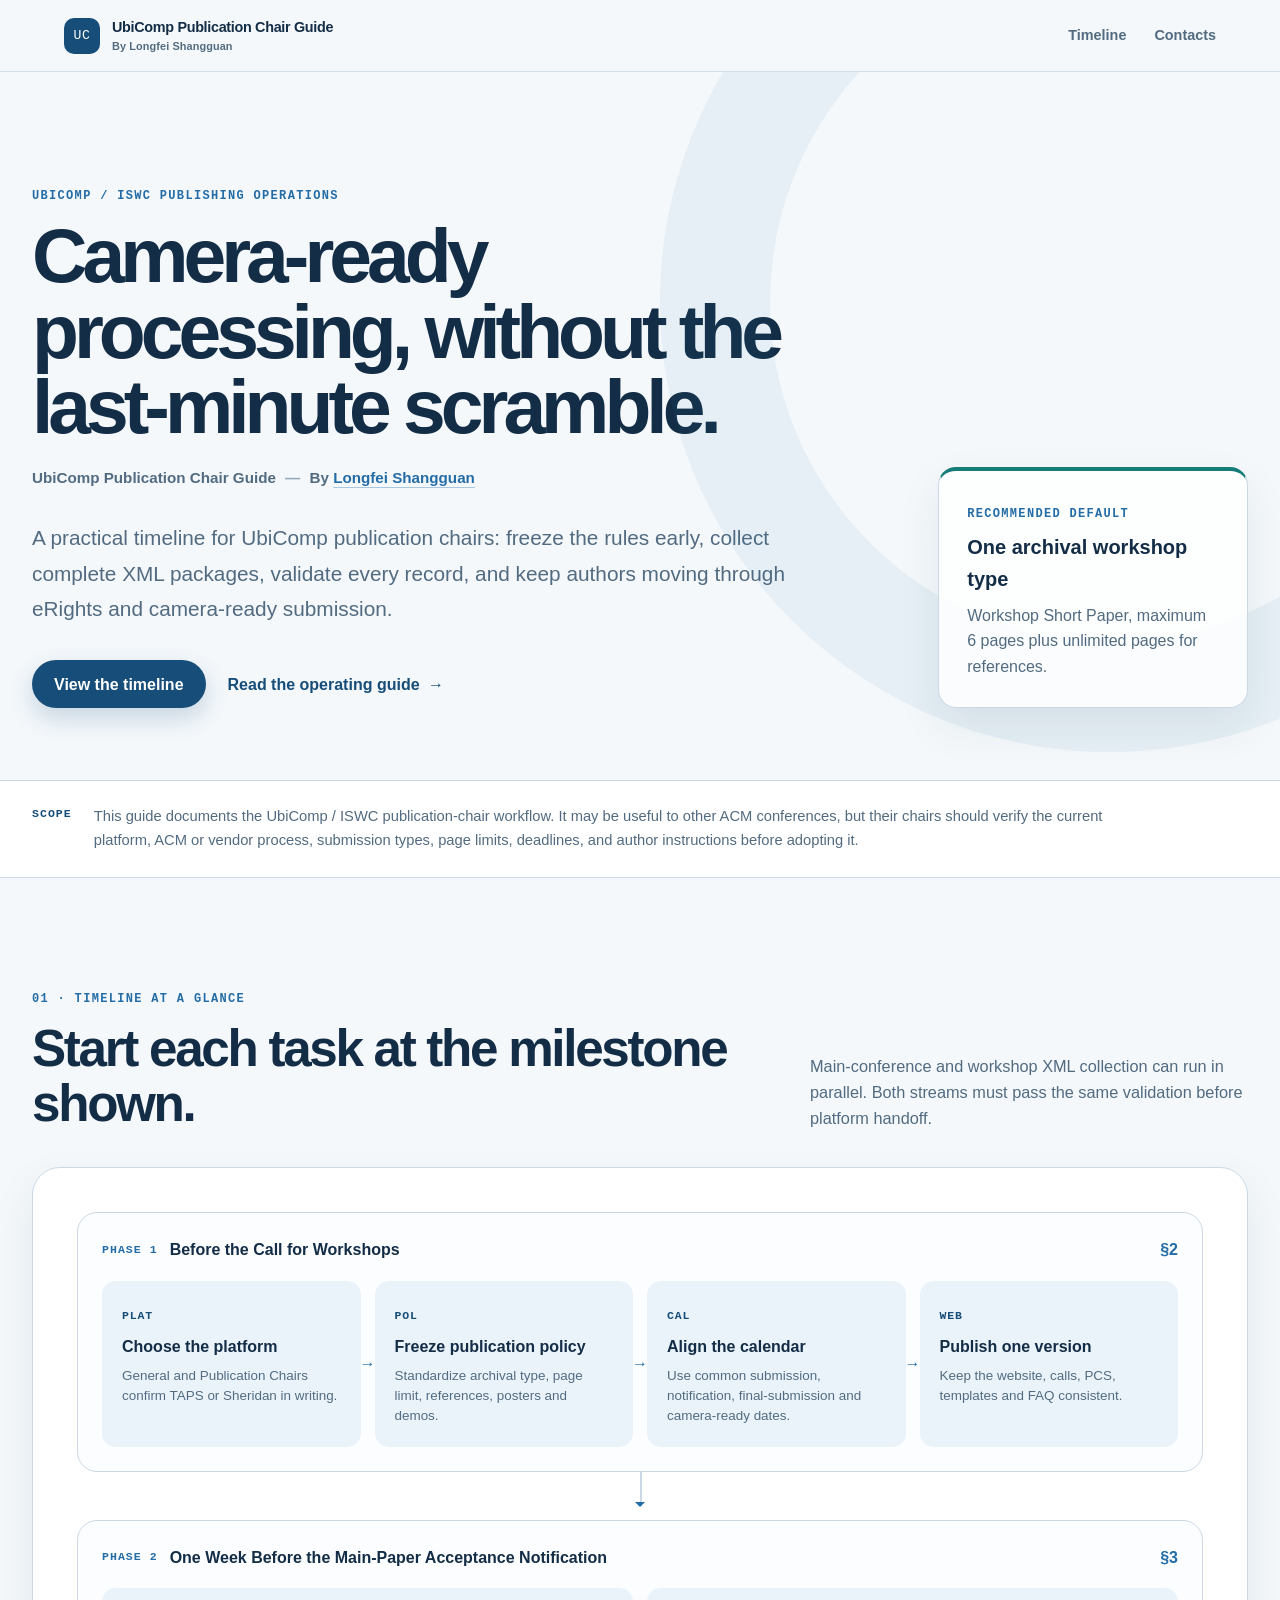
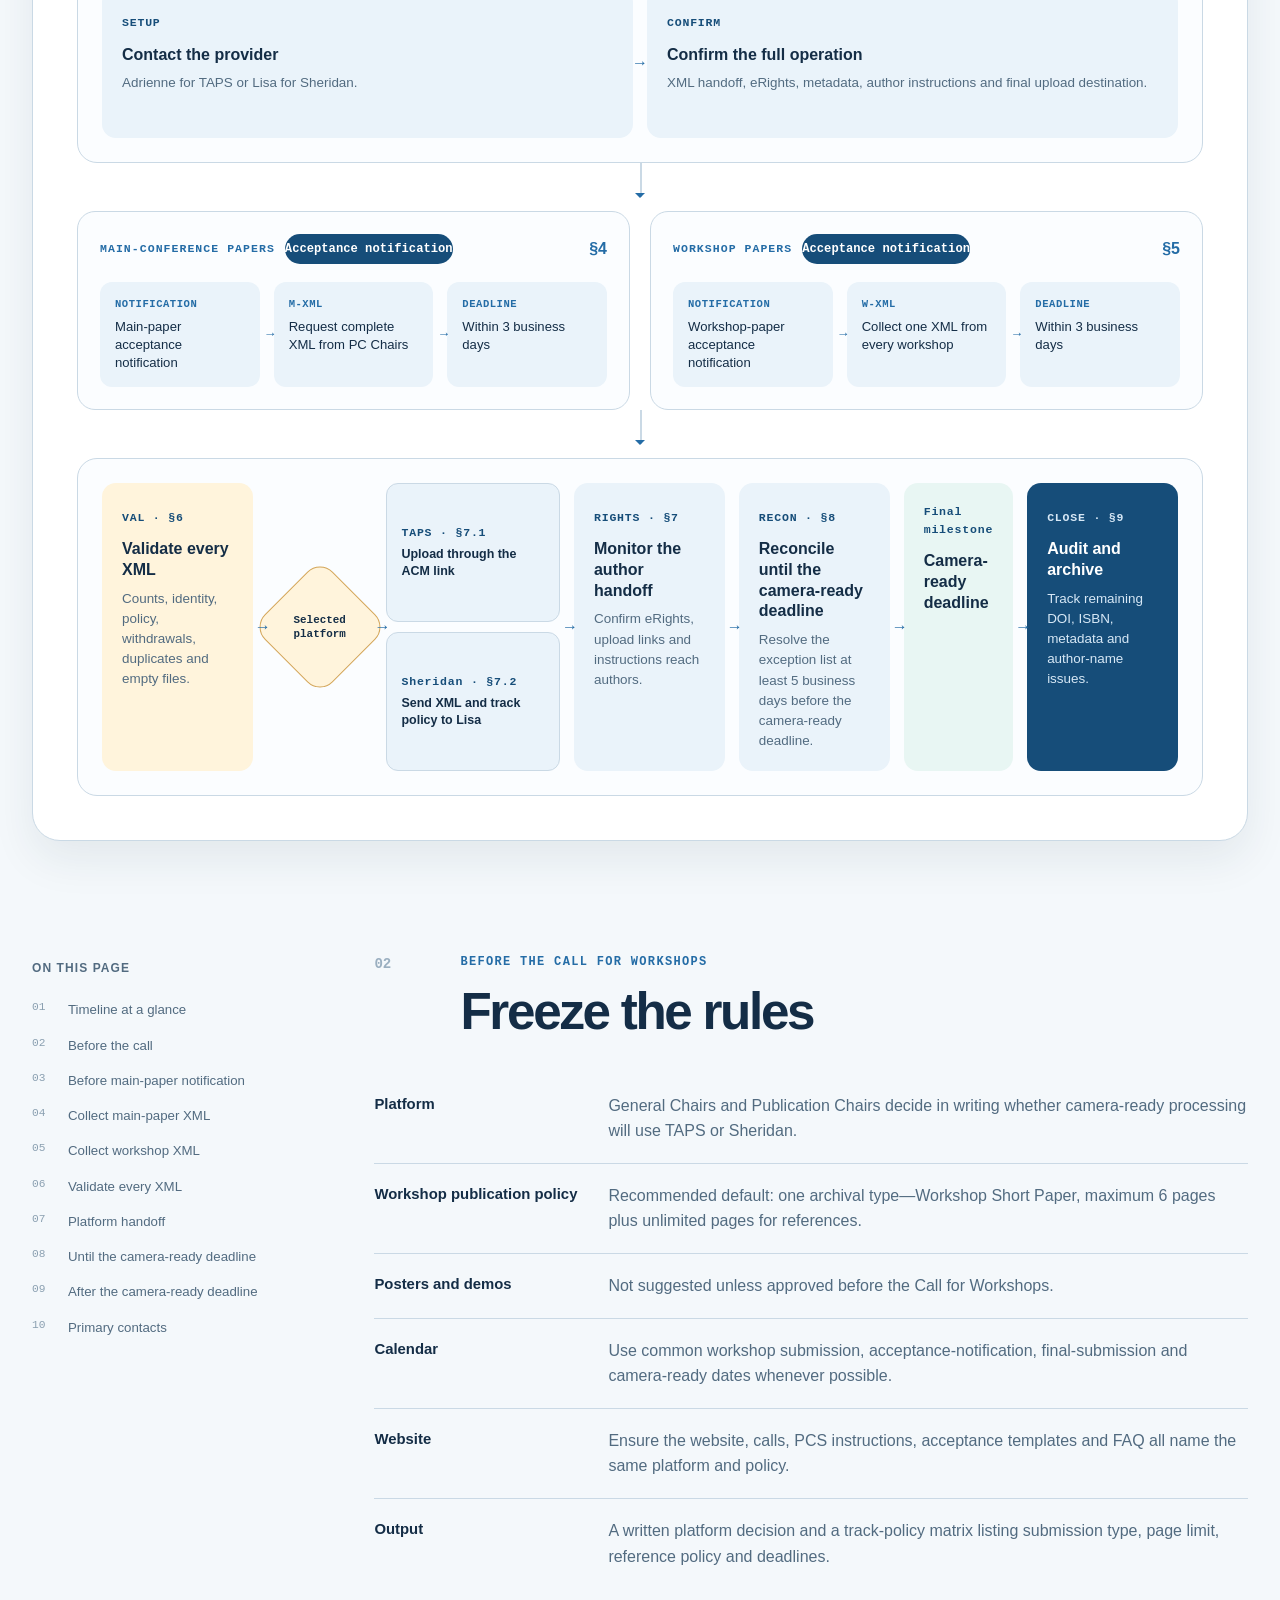
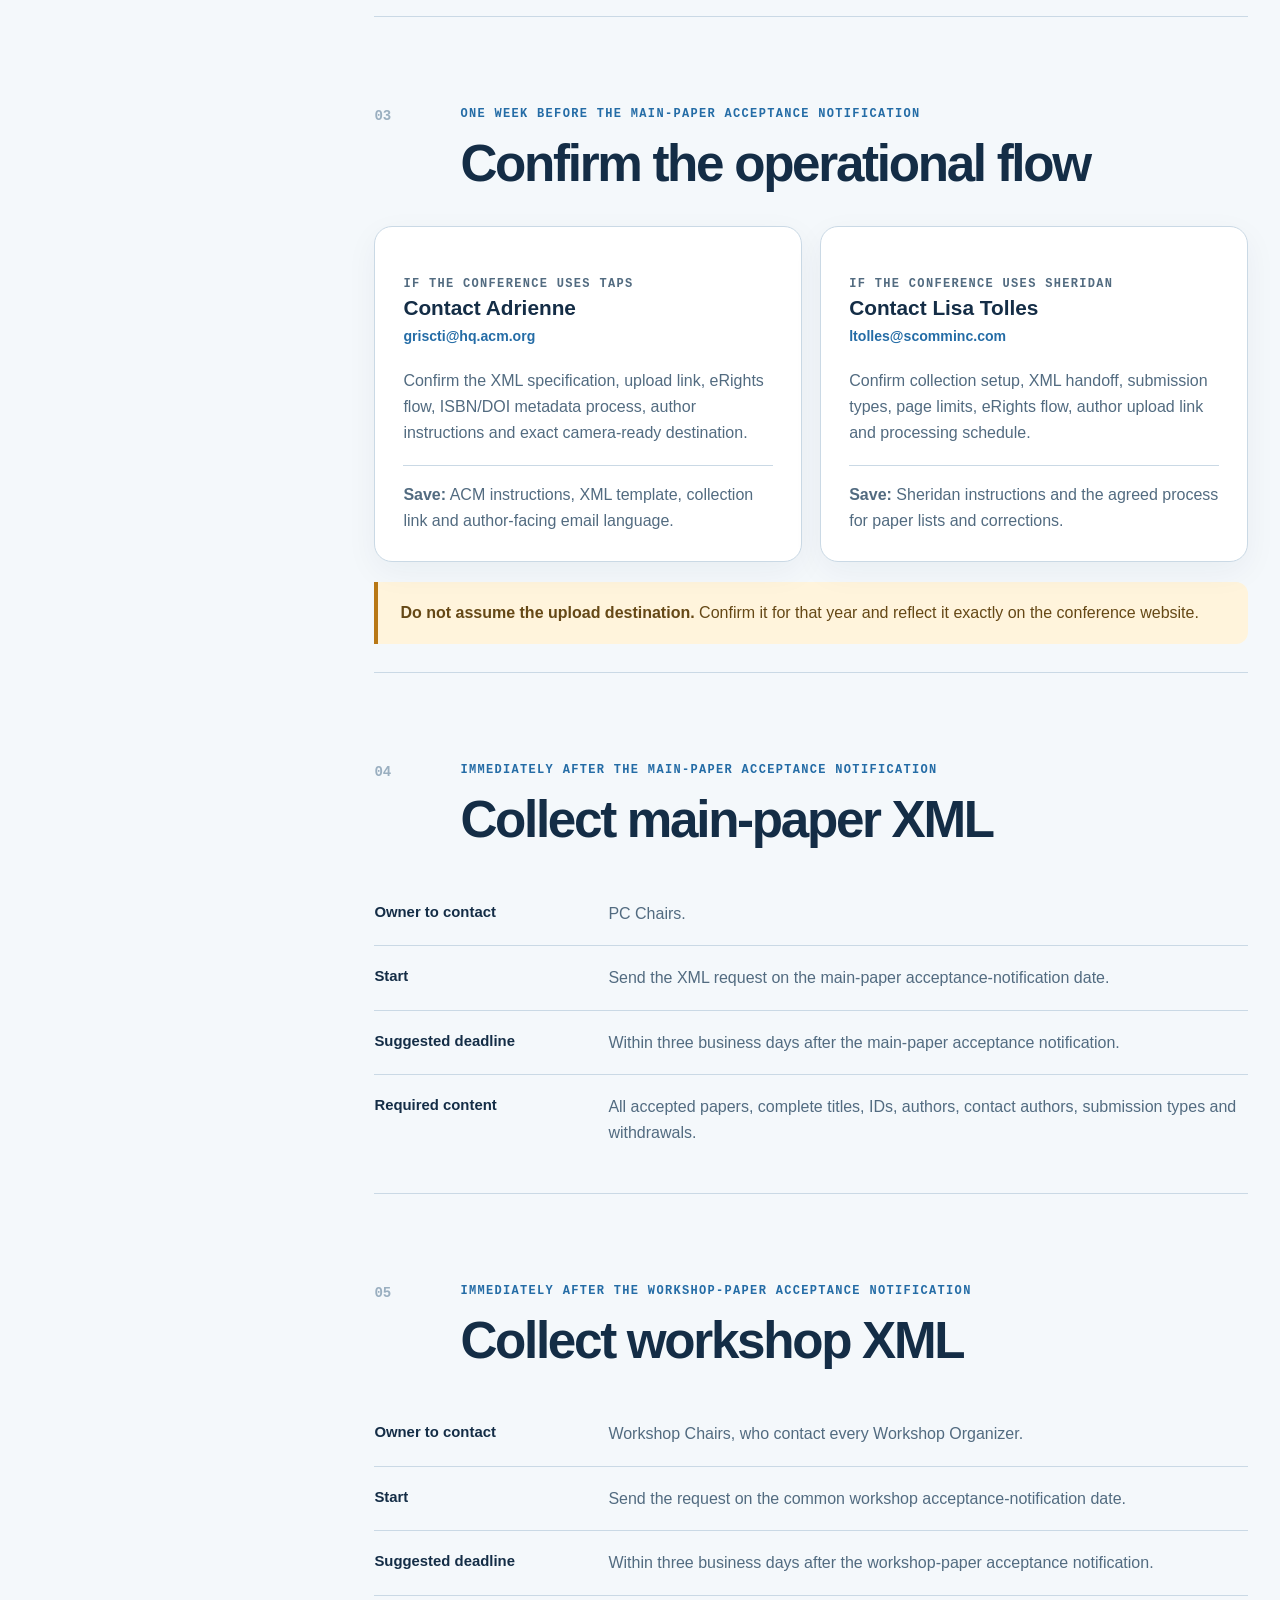
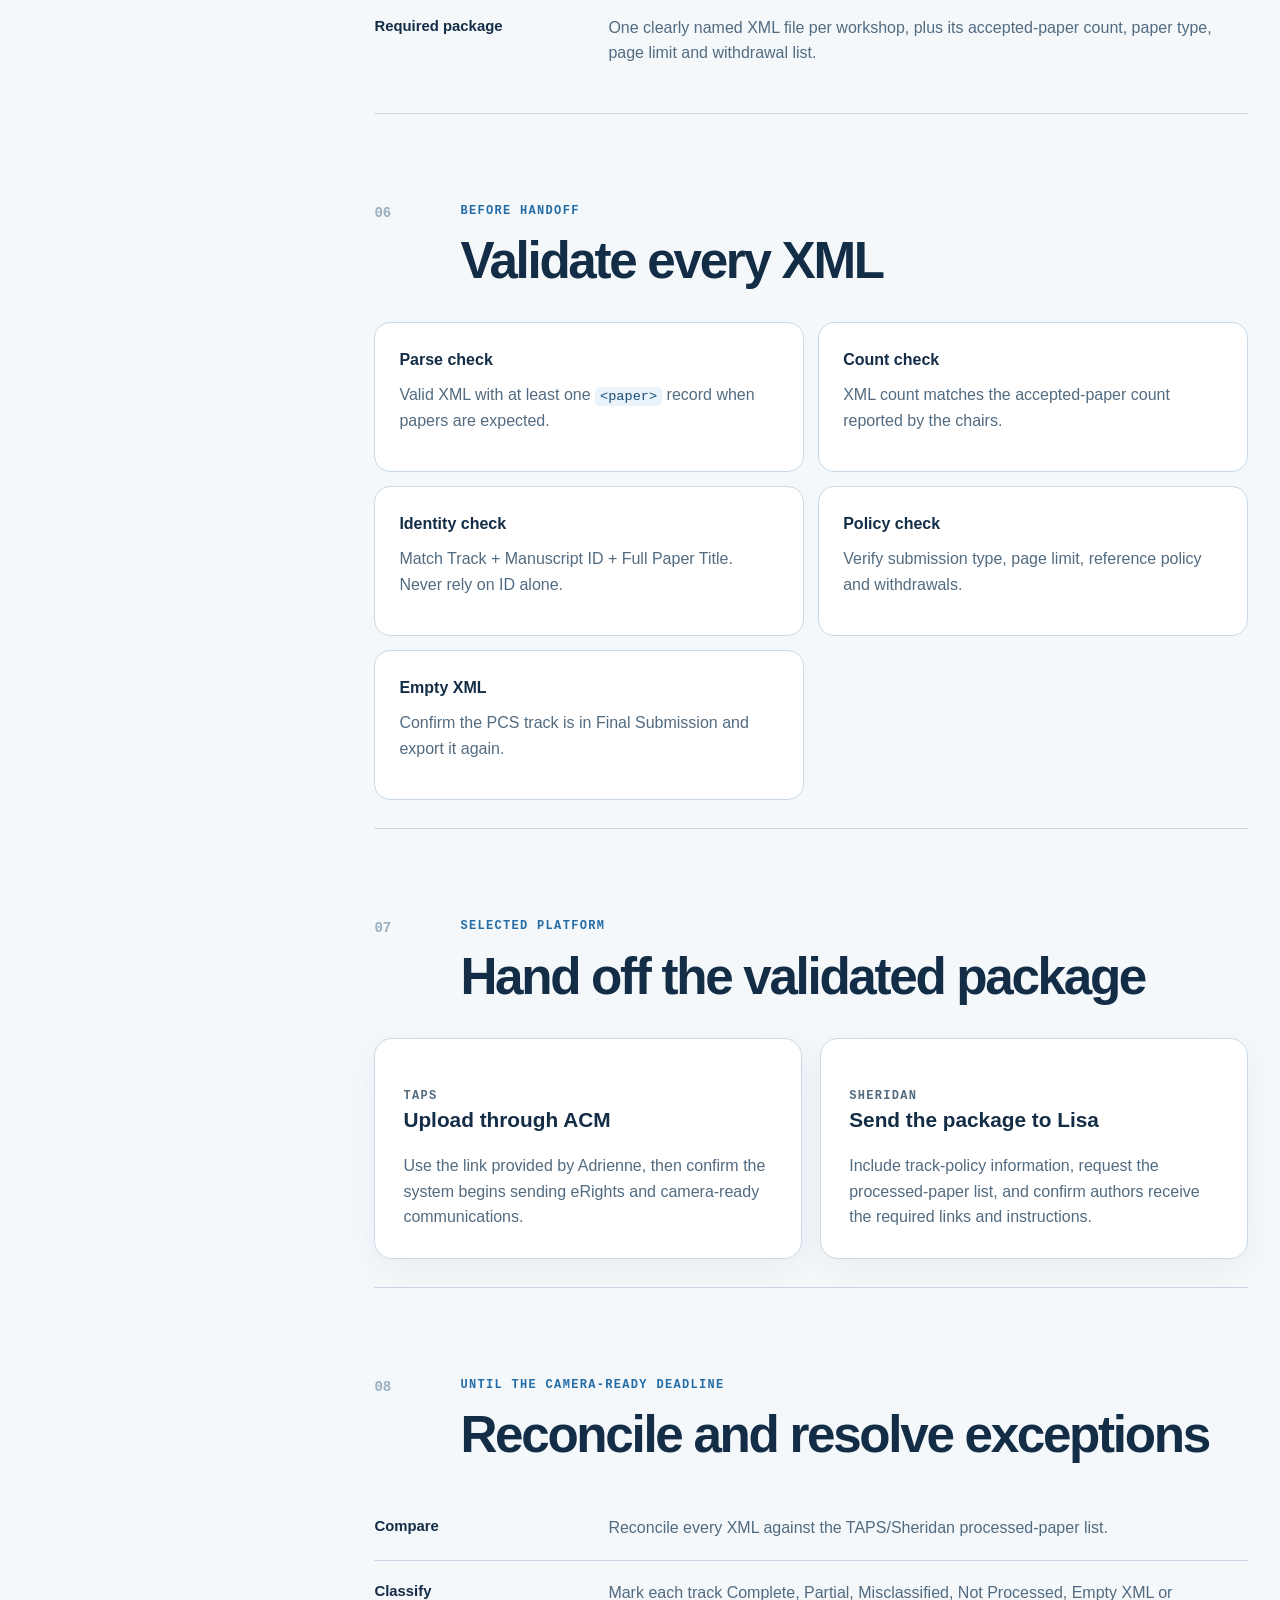
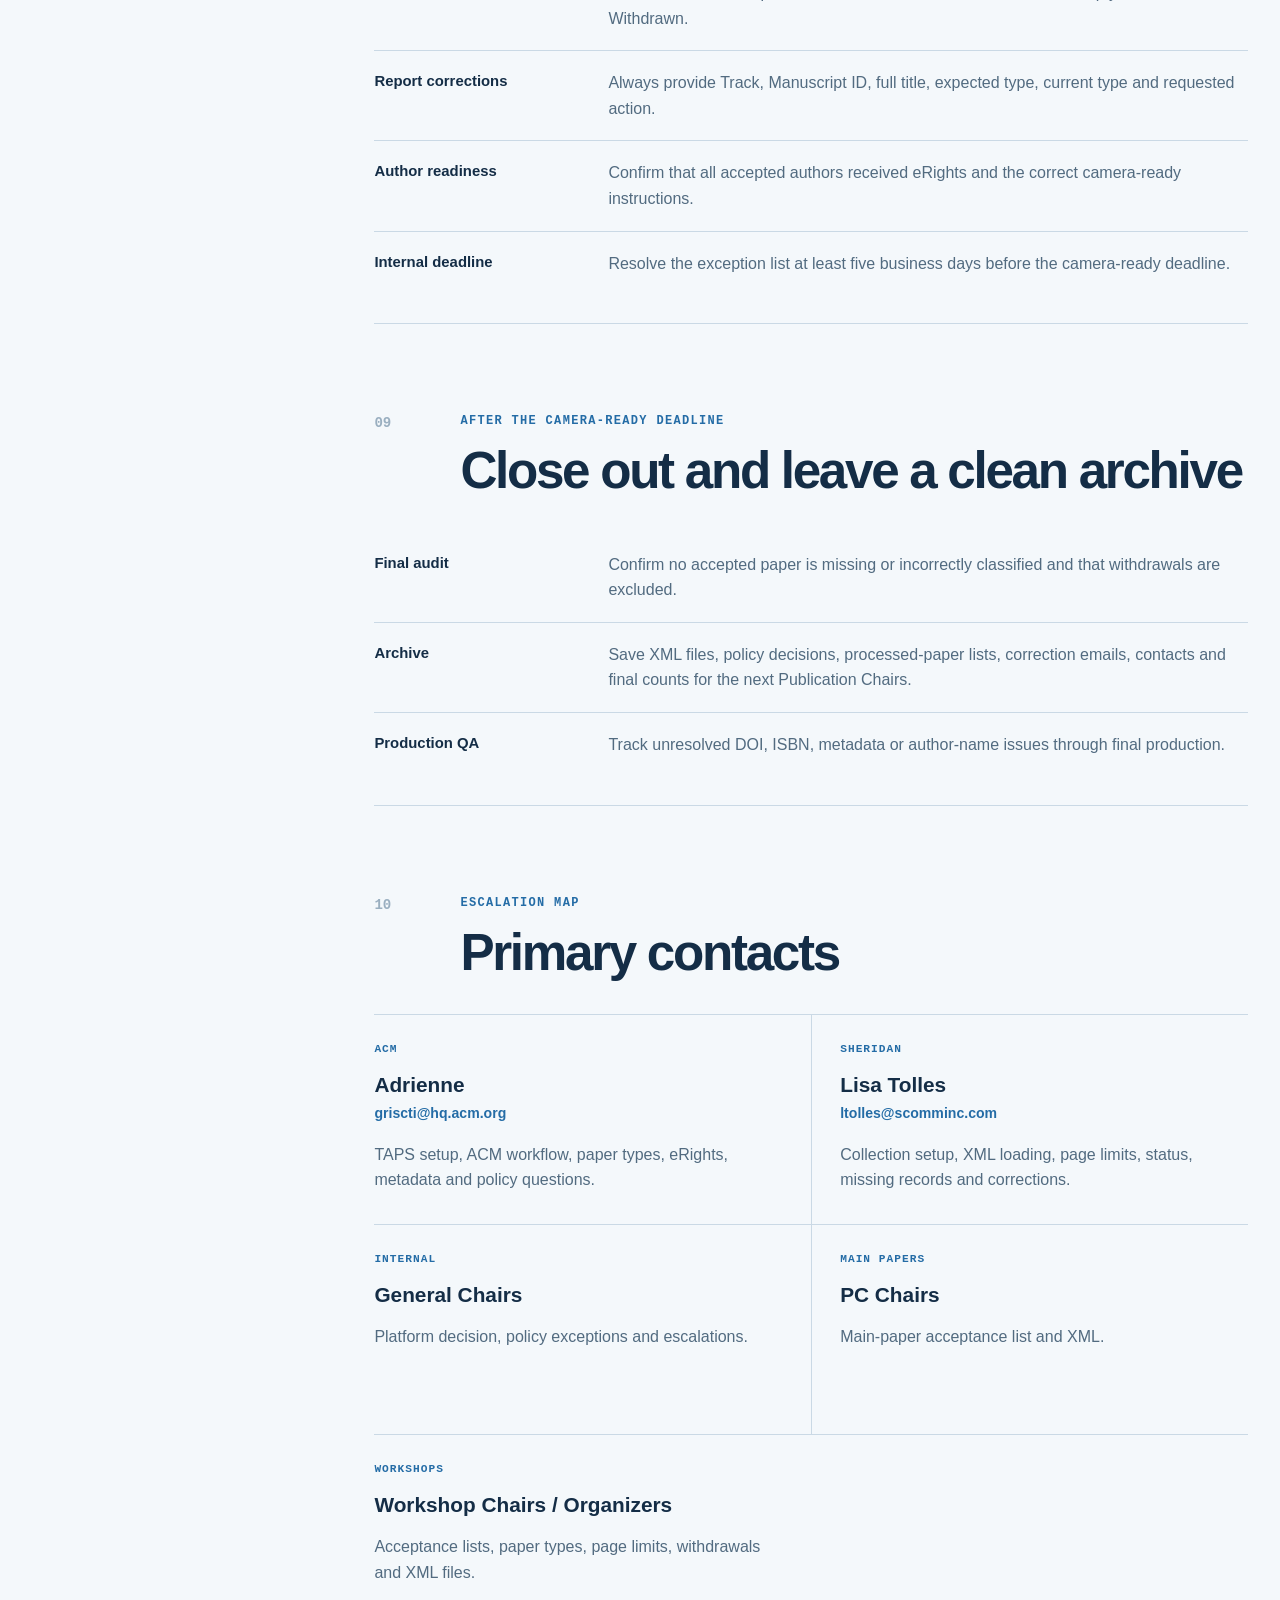
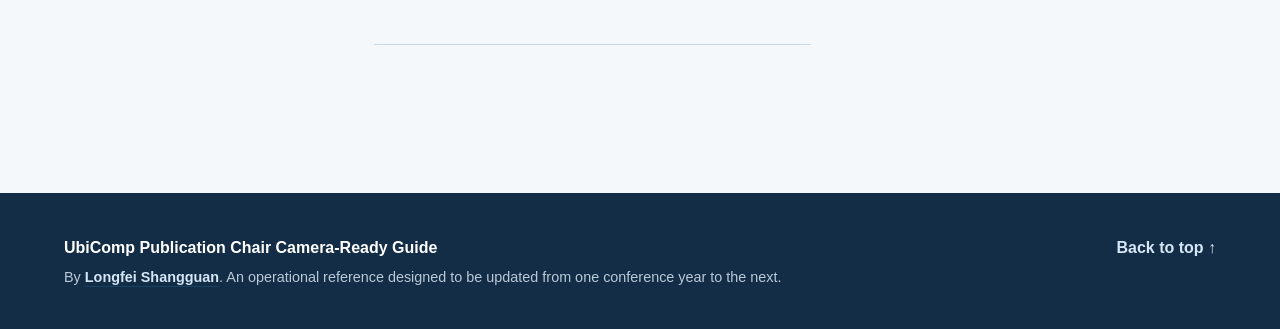
<file: ubicomp-publication-chair-guide/index.html>
<!doctype html>
<html lang="en">
<head>
  <meta charset="utf-8">
  <meta name="viewport" content="width=device-width, initial-scale=1">
  <title>UbiComp Publication Chair Camera-Ready Guide</title>
  <meta name="description" content="A practical camera-ready timeline and operating checklist written for UbiComp publication chairs by Longfei Shangguan.">
  <meta name="author" content="Longfei Shangguan">
  <link rel="canonical" href="https://shanggdlk.github.io/ubicomp-publication-chair-guide/">
  <meta property="og:title" content="UbiComp Publication Chair Camera-Ready Guide">
  <meta property="og:description" content="A practical UbiComp publishing timeline by Longfei Shangguan.">
  <meta property="og:type" content="website">
  <meta property="og:url" content="https://shanggdlk.github.io/ubicomp-publication-chair-guide/">
  <meta property="og:image" content="https://shanggdlk.github.io/ubicomp-publication-chair-guide/og-ubicomp.png">
  <meta name="twitter:card" content="summary_large_image">
  <meta name="twitter:title" content="UbiComp Publication Chair Camera-Ready Guide">
  <meta name="twitter:description" content="A practical UbiComp publishing timeline by Longfei Shangguan.">
  <meta name="twitter:image" content="https://shanggdlk.github.io/ubicomp-publication-chair-guide/og-ubicomp.png">
  <link rel="stylesheet" href="styles.css">
</head>
<body>
<header class="site-header"><a class="brand" href="#top" aria-label="UbiComp Publication Chair Guide home"><span class="brand-mark">UC</span><span class="brand-copy"><strong>UbiComp Publication Chair Guide</strong><small>By Longfei Shangguan</small></span></a><nav aria-label="Header navigation"><a href="#timeline">Timeline</a><a href="#contacts">Contacts</a></nav></header><main id="top"><section class="hero"><div class="hero-copy"><p class="kicker">UbiComp / ISWC publishing operations</p><h1>Camera-ready processing, without the last-minute scramble.</h1><p class="author-line">UbiComp Publication Chair Guide <span aria-hidden="true">—</span> By <a href="https://shanggdlk.github.io/" target="_blank" rel="author me noreferrer">Longfei Shangguan</a></p><p class="hero-summary">A practical timeline for UbiComp publication chairs: freeze the rules early, collect complete XML packages, validate every record, and keep authors moving through eRights and camera-ready submission.</p><div class="hero-actions"><a class="primary-link" href="#timeline">View the timeline</a><a class="text-link" href="#freeze-rules">Read the operating guide <span aria-hidden="true">→</span></a></div></div><aside class="hero-note" aria-label="Core recommendation"><span class="note-label">Recommended default</span><strong>One archival workshop type</strong><p>Workshop Short Paper, maximum 6 pages plus unlimited pages for references.</p></aside></section><section class="scope-banner" aria-label="Scope of this guide"><span>Scope</span><p>This guide documents the UbiComp / ISWC publication-chair workflow. It may be useful to other ACM conferences, but their chairs should verify the current platform, ACM or vendor process, submission types, page limits, deadlines, and author instructions before adopting it.</p></section><section class="timeline-section" id="timeline"><div class="section-intro"><div><p class="eyebrow">01 · Timeline at a glance</p><h2>Start each task at the milestone shown.</h2></div><p>Main-conference and workshop XML collection can run in parallel. Both streams must pass the same validation before platform handoff.</p></div><div class="flow" aria-label="Publication chair camera-ready workflow"><div class="flow-phase phase-planning"><div class="phase-title"><span>Phase 1</span><h3>Before the Call for Workshops</h3><a href="#freeze-rules">§2</a></div><ol class="flow-row four-up"><li><span class="flow-code">PLAT</span><strong>Choose the platform</strong><p>General and Publication Chairs confirm TAPS or Sheridan in writing.</p></li><li><span class="flow-code">POL</span><strong>Freeze publication policy</strong><p>Standardize archival type, page limit, references, posters and demos.</p></li><li><span class="flow-code">CAL</span><strong>Align the calendar</strong><p>Use common submission, notification, final-submission and camera-ready dates.</p></li><li><span class="flow-code">WEB</span><strong>Publish one version</strong><p>Keep the website, calls, PCS, templates and FAQ consistent.</p></li></ol></div><div class="flow-connector" aria-hidden="true"><span></span></div><div class="flow-phase phase-setup"><div class="phase-title"><span>Phase 2</span><h3>One Week Before the Main-Paper Acceptance Notification</h3><a href="#confirm-flow">§3</a></div><ol class="flow-row two-up"><li><span class="flow-code">SETUP</span><strong>Contact the provider</strong><p>Adrienne for TAPS or Lisa for Sheridan.</p></li><li><span class="flow-code">CONFIRM</span><strong>Confirm the full operation</strong><p>XML handoff, eRights, metadata, author instructions and final upload destination.</p></li></ol></div><div class="flow-connector split" aria-hidden="true"><span></span></div><div class="collection-grid"><div class="collection-lane"><div class="lane-heading"><div><span>Main-conference papers</span><strong>Acceptance notification</strong></div><a href="#main-xml">§4</a></div><ol class="lane-steps"><li><span>Notification</span>Main-paper acceptance notification</li><li><span>M-XML</span>Request complete XML from PC Chairs</li><li><span>Deadline</span>Within 3 business days</li></ol></div><div class="collection-lane"><div class="lane-heading"><div><span>Workshop papers</span><strong>Acceptance notification</strong></div><a href="#workshop-xml">§5</a></div><ol class="lane-steps"><li><span>Notification</span>Workshop-paper acceptance notification</li><li><span>W-XML</span>Collect one XML from every workshop</li><li><span>Deadline</span>Within 3 business days</li></ol></div></div><div class="flow-connector merge" aria-hidden="true"><span></span></div><div class="processing-flow"><div class="process-step process-validate"><span class="flow-code">VAL · §6</span><strong>Validate every XML</strong><p>Counts, identity, policy, withdrawals, duplicates and empty files.</p></div><div class="platform-choice"><span>Selected platform</span></div><div class="platform-branches"><div><span class="branch-label">TAPS · §7.1</span><strong>Upload through the ACM link</strong></div><div><span class="branch-label">Sheridan · §7.2</span><strong>Send XML and track policy to Lisa</strong></div></div><div class="process-step"><span class="flow-code">RIGHTS · §7</span><strong>Monitor the author handoff</strong><p>Confirm eRights, upload links and instructions reach authors.</p></div><div class="process-step"><span class="flow-code">RECON · §8</span><strong>Reconcile until the camera-ready deadline</strong><p>Resolve the exception list at least 5 business days before the camera-ready deadline.</p></div><div class="process-step deadline-step"><span class="flow-code">Final milestone</span><strong>Camera-ready deadline</strong></div><div class="process-step close-step"><span class="flow-code">CLOSE · §9</span><strong>Audit and archive</strong><p>Track remaining DOI, ISBN, metadata and author-name issues.</p></div></div></div></section><div class="guide-layout"><aside class="toc" aria-label="Guide contents"><p>On this page</p><ol><li><a href="#timeline"><span>01</span>Timeline at a glance</a></li><li><a href="#freeze-rules"><span>02</span>Before the call</a></li><li><a href="#confirm-flow"><span>03</span>Before main-paper notification</a></li><li><a href="#main-xml"><span>04</span>Collect main-paper XML</a></li><li><a href="#workshop-xml"><span>05</span>Collect workshop XML</a></li><li><a href="#validate"><span>06</span>Validate every XML</a></li><li><a href="#handoff"><span>07</span>Platform handoff</a></li><li><a href="#reconcile"><span>08</span>Until the camera-ready deadline</a></li><li><a href="#closeout"><span>09</span>After the camera-ready deadline</a></li><li><a href="#contacts"><span>10</span>Primary contacts</a></li></ol></aside><div class="guide-content"><section class="guide-section" id="freeze-rules"><header class="section-heading"><span class="section-number" aria-hidden="true">02</span><div><p class="eyebrow">Before the Call for Workshops</p><h2>Freeze the rules</h2></div></header><ul class="detail-list"><li><strong>Platform</strong><span>General Chairs and Publication Chairs decide in writing whether camera-ready processing will use TAPS or Sheridan.</span></li><li><strong>Workshop publication policy</strong><span>Recommended default: one archival type—Workshop Short Paper, maximum 6 pages plus unlimited pages for references.</span></li><li><strong>Posters and demos</strong><span>Not suggested unless approved before the Call for Workshops.</span></li><li><strong>Calendar</strong><span>Use common workshop submission, acceptance-notification, final-submission and camera-ready dates whenever possible.</span></li><li><strong>Website</strong><span>Ensure the website, calls, PCS instructions, acceptance templates and FAQ all name the same platform and policy.</span></li><li><strong>Output</strong><span>A written platform decision and a track-policy matrix listing submission type, page limit, reference policy and deadlines.</span></li></ul></section><section class="guide-section" id="confirm-flow"><header class="section-heading"><span class="section-number" aria-hidden="true">03</span><div><p class="eyebrow">One Week Before the Main-Paper Acceptance Notification</p><h2>Confirm the operational flow</h2></div></header><div class="platform-cards"><article><p class="card-label">If the conference uses TAPS</p><h3>Contact Adrienne</h3><a href="mailto:griscti@hq.acm.org">griscti@hq.acm.org</a><p>Confirm the XML specification, upload link, eRights flow, ISBN/DOI metadata process, author instructions and exact camera-ready destination.</p><p class="deliverable"><strong>Save:</strong> ACM instructions, XML template, collection link and author-facing email language.</p></article><article><p class="card-label">If the conference uses Sheridan</p><h3>Contact Lisa Tolles</h3><a href="mailto:ltolles@scomminc.com">ltolles@scomminc.com</a><p>Confirm collection setup, XML handoff, submission types, page limits, eRights flow, author upload link and processing schedule.</p><p class="deliverable"><strong>Save:</strong> Sheridan instructions and the agreed process for paper lists and corrections.</p></article></div><p class="callout"><strong>Do not assume the upload destination.</strong> Confirm it for that year and reflect it exactly on the conference website.</p></section><section class="guide-section" id="main-xml"><header class="section-heading"><span class="section-number" aria-hidden="true">04</span><div><p class="eyebrow">Immediately After the Main-Paper Acceptance Notification</p><h2>Collect main-paper XML</h2></div></header><ul class="detail-list"><li><strong>Owner to contact</strong><span>PC Chairs.</span></li><li><strong>Start</strong><span>Send the XML request on the main-paper acceptance-notification date.</span></li><li><strong>Suggested deadline</strong><span>Within three business days after the main-paper acceptance notification.</span></li><li><strong>Required content</strong><span>All accepted papers, complete titles, IDs, authors, contact authors, submission types and withdrawals.</span></li></ul></section><section class="guide-section" id="workshop-xml"><header class="section-heading"><span class="section-number" aria-hidden="true">05</span><div><p class="eyebrow">Immediately After the Workshop-Paper Acceptance Notification</p><h2>Collect workshop XML</h2></div></header><ul class="detail-list"><li><strong>Owner to contact</strong><span>Workshop Chairs, who contact every Workshop Organizer.</span></li><li><strong>Start</strong><span>Send the request on the common workshop acceptance-notification date.</span></li><li><strong>Suggested deadline</strong><span>Within three business days after the workshop-paper acceptance notification.</span></li><li><strong>Required package</strong><span>One clearly named XML file per workshop, plus its accepted-paper count, paper type, page limit and withdrawal list.</span></li></ul></section><section class="guide-section" id="validate"><header class="section-heading"><span class="section-number" aria-hidden="true">06</span><div><p class="eyebrow">Before Handoff</p><h2>Validate every XML</h2></div></header><ul class="check-grid"><li><strong>Parse check</strong><span>Valid XML with at least one <code>&lt;paper&gt;</code> record when papers are expected.</span></li><li><strong>Count check</strong><span>XML count matches the accepted-paper count reported by the chairs.</span></li><li><strong>Identity check</strong><span>Match Track + Manuscript ID + Full Paper Title. Never rely on ID alone.</span></li><li><strong>Policy check</strong><span>Verify submission type, page limit, reference policy and withdrawals.</span></li><li><strong>Empty XML</strong><span>Confirm the PCS track is in Final Submission and export it again.</span></li></ul></section><section class="guide-section" id="handoff"><header class="section-heading"><span class="section-number" aria-hidden="true">07</span><div><p class="eyebrow">Selected Platform</p><h2>Hand off the validated package</h2></div></header><div class="platform-cards compact"><article><p class="card-label">TAPS</p><h3>Upload through ACM</h3><p>Use the link provided by Adrienne, then confirm the system begins sending eRights and camera-ready communications.</p></article><article><p class="card-label">Sheridan</p><h3>Send the package to Lisa</h3><p>Include track-policy information, request the processed-paper list, and confirm authors receive the required links and instructions.</p></article></div></section><section class="guide-section" id="reconcile"><header class="section-heading"><span class="section-number" aria-hidden="true">08</span><div><p class="eyebrow">Until the Camera-Ready Deadline</p><h2>Reconcile and resolve exceptions</h2></div></header><ul class="detail-list"><li><strong>Compare</strong><span>Reconcile every XML against the TAPS/Sheridan processed-paper list.</span></li><li><strong>Classify</strong><span>Mark each track Complete, Partial, Misclassified, Not Processed, Empty XML or Withdrawn.</span></li><li><strong>Report corrections</strong><span>Always provide Track, Manuscript ID, full title, expected type, current type and requested action.</span></li><li><strong>Author readiness</strong><span>Confirm that all accepted authors received eRights and the correct camera-ready instructions.</span></li><li><strong>Internal deadline</strong><span>Resolve the exception list at least five business days before the camera-ready deadline.</span></li></ul></section><section class="guide-section" id="closeout"><header class="section-heading"><span class="section-number" aria-hidden="true">09</span><div><p class="eyebrow">After the Camera-Ready Deadline</p><h2>Close out and leave a clean archive</h2></div></header><ul class="detail-list"><li><strong>Final audit</strong><span>Confirm no accepted paper is missing or incorrectly classified and that withdrawals are excluded.</span></li><li><strong>Archive</strong><span>Save XML files, policy decisions, processed-paper lists, correction emails, contacts and final counts for the next Publication Chairs.</span></li><li><strong>Production QA</strong><span>Track unresolved DOI, ISBN, metadata or author-name issues through final production.</span></li></ul></section><section class="guide-section" id="contacts"><header class="section-heading"><span class="section-number" aria-hidden="true">10</span><div><p class="eyebrow">Escalation Map</p><h2>Primary contacts</h2></div></header><div class="contact-list"><article><span>ACM</span><h3>Adrienne</h3><a href="mailto:griscti@hq.acm.org">griscti@hq.acm.org</a><p>TAPS setup, ACM workflow, paper types, eRights, metadata and policy questions.</p></article><article><span>Sheridan</span><h3>Lisa Tolles</h3><a href="mailto:ltolles@scomminc.com">ltolles@scomminc.com</a><p>Collection setup, XML loading, page limits, status, missing records and corrections.</p></article><article><span>Internal</span><h3>General Chairs</h3><p>Platform decision, policy exceptions and escalations.</p></article><article><span>Main papers</span><h3>PC Chairs</h3><p>Main-paper acceptance list and XML.</p></article><article><span>Workshops</span><h3>Workshop Chairs / Organizers</h3><p>Acceptance lists, paper types, page limits, withdrawals and XML files.</p></article></div></section></div></div></main><footer><div><strong>UbiComp Publication Chair Camera-Ready Guide</strong><p>By <a href="https://shanggdlk.github.io/" target="_blank" rel="author me noreferrer">Longfei Shangguan</a>. An operational reference designed to be updated from one conference year to the next.</p></div><a href="#top">Back to top ↑</a></footer>
</body>
</html>
</file>
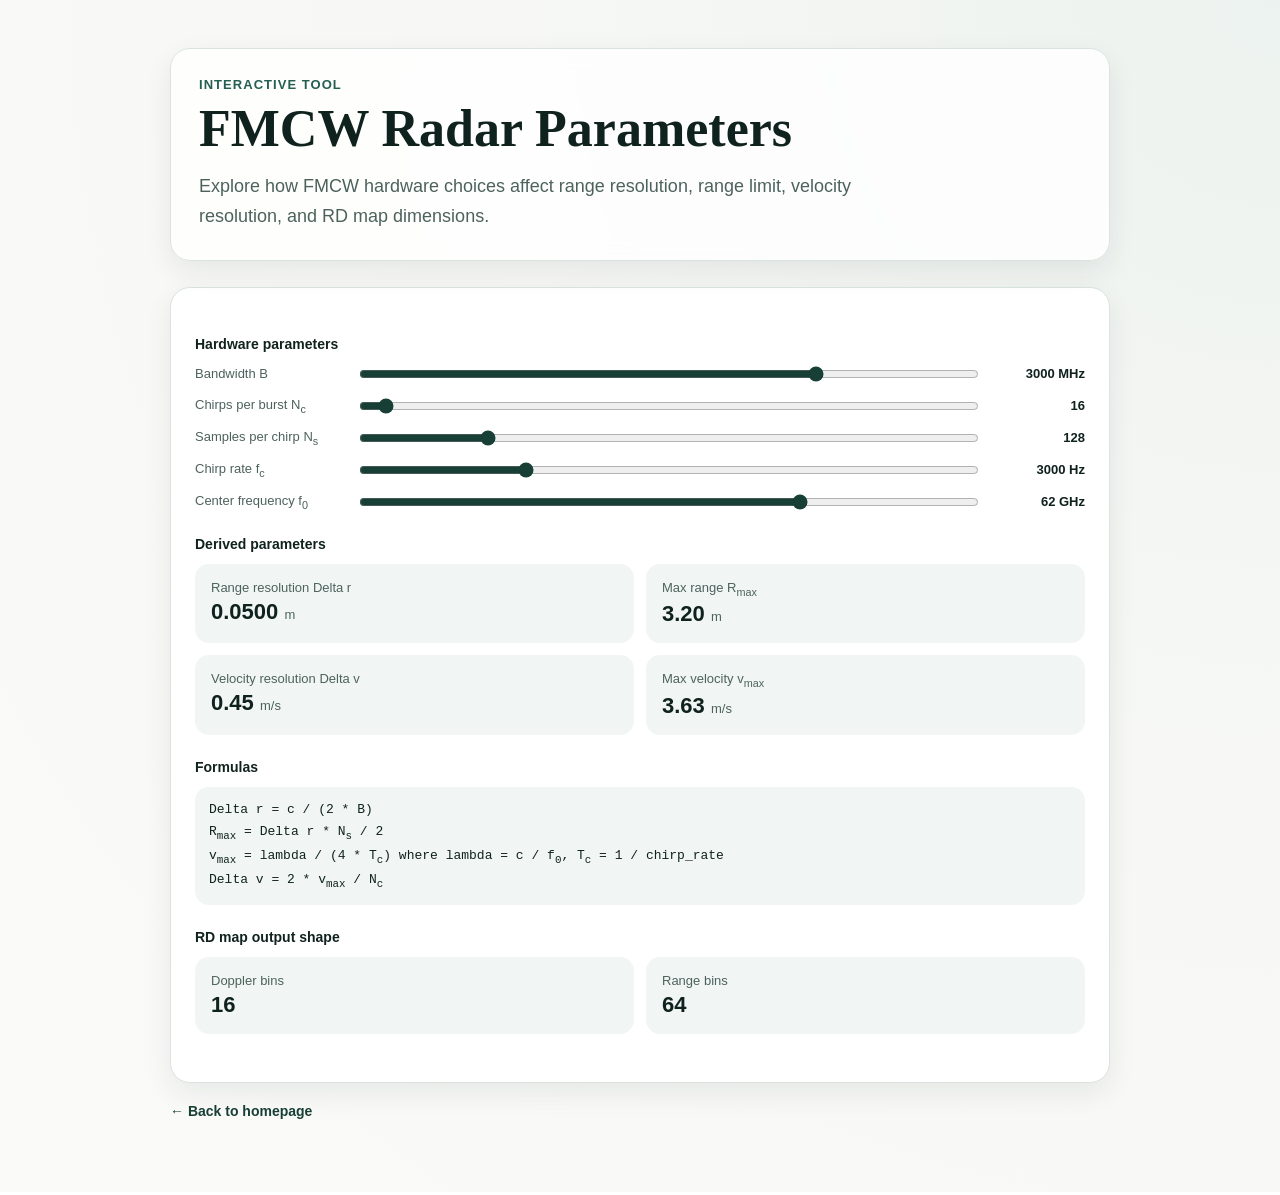
<file: fmcw_radar_parameters.html>
<!DOCTYPE html>
<html lang="en">
  <head>
    <meta charset="utf-8" />
    <meta name="viewport" content="width=device-width, initial-scale=1" />
    <meta name="description" content="FMCW radar parameter calculator" />
    <title>FMCW Radar Parameters</title>
    <style>
      :root {
        --color-background: #f7f8f5;
        --color-background-secondary: #f1f6f4;
        --color-surface: #ffffff;
        --color-border: #d9e3df;
        --color-text-primary: #10221e;
        --color-text-secondary: #4d625d;
        --color-accent: #173f35;
        --color-accent-soft: #e7f0ed;
        --shadow-soft: 0 10px 28px rgba(15, 23, 42, 0.08);
        --border-radius-lg: 20px;
        --border-radius-md: 14px;
        --font-sans: "Manrope", "Segoe UI", sans-serif;
        --font-serif: "Georgia", "Times New Roman", serif;
        --font-mono: "SFMono-Regular", "Menlo", monospace;
      }

      * {
        box-sizing: border-box;
      }

      body {
        margin: 0;
        min-height: 100vh;
        background: radial-gradient(circle at top right, #ecf2ef 0%, #f7f8f5 45%, #fafbf9 100%);
        color: var(--color-text-primary);
        font-family: var(--font-sans);
      }

      .page {
        max-width: 980px;
        margin: 0 auto;
        padding: 48px 20px 72px;
      }

      .hero {
        background: rgba(255, 255, 255, 0.78);
        border: 1px solid var(--color-border);
        border-radius: var(--border-radius-lg);
        box-shadow: var(--shadow-soft);
        padding: 28px;
        backdrop-filter: blur(8px);
      }

      .eyebrow {
        margin: 0 0 10px;
        color: #245f51;
        font-size: 13px;
        font-weight: 700;
        letter-spacing: 0.08em;
        text-transform: uppercase;
      }

      h1 {
        margin: 0;
        font-family: var(--font-serif);
        font-size: clamp(34px, 5vw, 52px);
        line-height: 1.05;
      }

      .lead {
        max-width: 720px;
        margin: 14px 0 0;
        color: var(--color-text-secondary);
        font-size: 18px;
        line-height: 1.7;
      }

      .card {
        margin-top: 26px;
        background: var(--color-surface);
        border: 1px solid var(--color-border);
        border-radius: var(--border-radius-lg);
        box-shadow: var(--shadow-soft);
        padding: 24px;
      }

      .param-grid {
        display: grid;
        grid-template-columns: 1fr 1fr;
        gap: 12px;
        margin: 0 0 1.5rem;
      }

      .param-card {
        background: var(--color-background-secondary);
        border-radius: var(--border-radius-md);
        padding: 1rem;
      }

      .param-label {
        font-size: 13px;
        color: var(--color-text-secondary);
        margin: 0 0 4px;
      }

      .param-value {
        font-size: 22px;
        font-weight: 600;
        margin: 0;
      }

      .param-unit {
        font-size: 13px;
        color: var(--color-text-secondary);
        font-weight: 400;
      }

      .formula-box {
        background: var(--color-background-secondary);
        border-radius: var(--border-radius-md);
        padding: 12px 14px;
        font-family: var(--font-mono);
        font-size: 13px;
        line-height: 1.7;
      }

      .slider-row {
        display: flex;
        align-items: center;
        gap: 12px;
        margin: 0 0 12px;
      }

      .slider-row label {
        font-size: 13px;
        color: var(--color-text-secondary);
        min-width: 150px;
      }

      .slider-row input[type="range"] {
        flex: 1;
        accent-color: var(--color-accent);
      }

      .slider-row .val {
        font-size: 13px;
        font-weight: 600;
        min-width: 92px;
        text-align: right;
      }

      .section-label {
        font-size: 14px;
        font-weight: 700;
        color: var(--color-text-primary);
        margin: 1.5rem 0 0.75rem;
      }

      .back-link {
        display: inline-flex;
        align-items: center;
        gap: 6px;
        margin-top: 20px;
        color: var(--color-accent);
        font-size: 14px;
        font-weight: 700;
        text-decoration: none;
      }

      .back-link:hover {
        text-decoration: underline;
      }

      @media (max-width: 720px) {
        .page {
          padding: 28px 14px 42px;
        }

        .hero,
        .card {
          padding: 18px;
        }

        .param-grid {
          grid-template-columns: 1fr;
        }

        .slider-row {
          display: grid;
          grid-template-columns: 1fr;
          gap: 6px;
        }

        .slider-row label,
        .slider-row .val {
          min-width: 0;
          text-align: left;
        }
      }
    </style>
  </head>
  <body>
    <main class="page">
      <section class="hero">
        <p class="eyebrow">Interactive Tool</p>
        <h1>FMCW Radar Parameters</h1>
        <p class="lead">
          Explore how FMCW hardware choices affect range resolution, range limit, velocity resolution,
          and RD map dimensions.
        </p>
      </section>

      <section class="card">
        <div class="section-label">Hardware parameters</div>

        <div class="slider-row">
          <label>Bandwidth B</label>
          <input type="range" id="bw" min="100" max="4000" step="100" value="3000" oninput="update()" />
          <span class="val" id="bw-val">3000 MHz</span>
        </div>
        <div class="slider-row">
          <label>Chirps per burst N<sub>c</sub></label>
          <input type="range" id="chirps" min="8" max="256" step="8" value="16" oninput="update()" />
          <span class="val" id="chirps-val">16</span>
        </div>
        <div class="slider-row">
          <label>Samples per chirp N<sub>s</sub></label>
          <input type="range" id="samples" min="32" max="512" step="32" value="128" oninput="update()" />
          <span class="val" id="samples-val">128</span>
        </div>
        <div class="slider-row">
          <label>Chirp rate f<sub>c</sub></label>
          <input type="range" id="chirprate" min="500" max="10000" step="100" value="3000" oninput="update()" />
          <span class="val" id="chirprate-val">3000 Hz</span>
        </div>
        <div class="slider-row">
          <label>Center frequency f<sub>0</sub></label>
          <input type="range" id="fc" min="24" max="77" step="1" value="62" oninput="update()" />
          <span class="val" id="fc-val">62 GHz</span>
        </div>

        <div class="section-label">Derived parameters</div>

        <div class="param-grid" id="results">
          <div class="param-card">
            <p class="param-label">Range resolution Delta r</p>
            <p class="param-value" id="dr">0.05 <span class="param-unit">m</span></p>
          </div>
          <div class="param-card">
            <p class="param-label">Max range R<sub>max</sub></p>
            <p class="param-value" id="rmax">3.20 <span class="param-unit">m</span></p>
          </div>
          <div class="param-card">
            <p class="param-label">Velocity resolution Delta v</p>
            <p class="param-value" id="dv">0.45 <span class="param-unit">m/s</span></p>
          </div>
          <div class="param-card">
            <p class="param-label">Max velocity v<sub>max</sub></p>
            <p class="param-value" id="vmax">3.60 <span class="param-unit">m/s</span></p>
          </div>
        </div>

        <div class="section-label">Formulas</div>

        <div class="formula-box">
          Delta r = c / (2 * B)<br />
          R<sub>max</sub> = Delta r * N<sub>s</sub> / 2<br />
          v<sub>max</sub> = lambda / (4 * T<sub>c</sub>) where lambda = c / f<sub>0</sub>, T<sub>c</sub> = 1 / chirp_rate<br />
          Delta v = 2 * v<sub>max</sub> / N<sub>c</sub>
        </div>

        <div class="section-label">RD map output shape</div>
        <div class="param-grid">
          <div class="param-card">
            <p class="param-label">Doppler bins</p>
            <p class="param-value" id="doppler-bins">16</p>
          </div>
          <div class="param-card">
            <p class="param-label">Range bins</p>
            <p class="param-value" id="range-bins">64</p>
          </div>
        </div>
      </section>

      <a class="back-link" href="./index.html">← Back to homepage</a>
    </main>

    <script>
      const c = 3e8;

      function update() {
        const B = Number(document.getElementById("bw").value) * 1e6;
        const Nc = Number(document.getElementById("chirps").value);
        const Ns = Number(document.getElementById("samples").value);
        const cr = Number(document.getElementById("chirprate").value);
        const f0 = Number(document.getElementById("fc").value) * 1e9;

        document.getElementById("bw-val").textContent = (B / 1e6).toFixed(0) + " MHz";
        document.getElementById("chirps-val").textContent = String(Nc);
        document.getElementById("samples-val").textContent = String(Ns);
        document.getElementById("chirprate-val").textContent = cr + " Hz";
        document.getElementById("fc-val").textContent = (f0 / 1e9).toFixed(0) + " GHz";

        const dr = c / (2 * B);
        const rmax = dr * (Ns / 2);
        const lambda = c / f0;
        const Tc = 1 / cr;
        const vmax = lambda / (4 * Tc);
        const dv = (2 * vmax) / Nc;

        document.getElementById("dr").innerHTML = dr.toFixed(4) + ' <span class="param-unit">m</span>';
        document.getElementById("rmax").innerHTML = rmax.toFixed(2) + ' <span class="param-unit">m</span>';
        document.getElementById("vmax").innerHTML = vmax.toFixed(2) + ' <span class="param-unit">m/s</span>';
        document.getElementById("dv").innerHTML = dv.toFixed(2) + ' <span class="param-unit">m/s</span>';

        document.getElementById("doppler-bins").textContent = String(Nc);
        document.getElementById("range-bins").textContent = String(Ns / 2);
      }

      update();
    </script>
  </body>
</html>
</file>
<file: ubicomp-publication-chair-guide/styles.css>
/* Static export for shanggdlk.github.io */
:root {
  --font-geist-sans: Arial;
  --font-geist-mono: "SFMono-Regular";
}

html {
  -webkit-text-size-adjust: 100%;
}

h1, h2, h3, p, ol, ul {
  margin: 0;
  padding: 0;
}

ol, ul {
  list-style: none;
}

:root {
  --ink: #142d46;
  --ink-soft: #526b80;
  --blue: #246ca6;
  --blue-dark: #164d79;
  --blue-pale: #eaf3fa;
  --teal: #167c78;
  --teal-pale: #e8f6f3;
  --gold: #b87816;
  --gold-pale: #fff4dc;
  --line: #cad9e5;
  --paper: #ffffff;
  --canvas: #f4f8fb;
  --shadow: 0 18px 44px rgba(20, 45, 70, 0.08);
}

* {
  box-sizing: border-box;
}

html {
  scroll-behavior: smooth;
  scroll-padding-top: 92px;
}

body {
  margin: 0;
  background: var(--canvas);
  color: var(--ink);
  font-family: var(--font-geist-sans), Arial, Helvetica, sans-serif;
  line-height: 1.6;
}

a {
  color: inherit;
  text-decoration: none;
}

.site-header {
  position: sticky;
  top: 0;
  z-index: 30;
  display: flex;
  align-items: center;
  justify-content: space-between;
  min-height: 72px;
  padding: 0 5vw;
  background: rgba(244, 248, 251, 0.94);
  border-bottom: 1px solid rgba(202, 217, 229, 0.8);
  backdrop-filter: blur(16px);
}

.brand {
  display: inline-flex;
  align-items: center;
  gap: 12px;
  letter-spacing: -0.02em;
}

.brand-copy {
  display: flex;
  flex-direction: column;
  line-height: 1.15;
}

.brand-copy strong {
  font-size: 0.9rem;
  font-weight: 760;
}

.brand-copy small {
  margin-top: 4px;
  color: var(--ink-soft);
  font-size: 0.68rem;
  font-weight: 560;
  letter-spacing: 0.01em;
}

.brand-mark {
  display: grid;
  place-items: center;
  width: 36px;
  height: 36px;
  border-radius: 10px;
  background: var(--blue-dark);
  color: white;
  font-family: var(--font-geist-mono), monospace;
  font-size: 0.82rem;
  letter-spacing: 0.05em;
}

.site-header nav {
  display: flex;
  gap: 28px;
  color: var(--ink-soft);
  font-size: 0.9rem;
  font-weight: 650;
}

.site-header nav a:hover,
.site-header nav a:focus-visible {
  color: var(--blue);
}

main {
  overflow: hidden;
}

.hero {
  position: relative;
  display: grid;
  grid-template-columns: minmax(0, 1.45fr) minmax(280px, 0.55fr);
  gap: clamp(44px, 7vw, 110px);
  align-items: end;
  max-width: 1320px;
  margin: 0 auto;
  padding: clamp(72px, 9vw, 132px) 32px 72px;
}

.hero::before {
  content: "";
  position: absolute;
  top: -220px;
  right: -280px;
  width: 680px;
  height: 680px;
  border: 110px solid rgba(36, 108, 166, 0.07);
  border-radius: 50%;
  pointer-events: none;
}

.kicker,
.eyebrow,
.card-label,
.note-label {
  margin: 0 0 12px;
  color: var(--blue);
  font-family: var(--font-geist-mono), monospace;
  font-size: 0.75rem;
  font-weight: 700;
  letter-spacing: 0.11em;
  text-transform: uppercase;
}

.hero h1 {
  max-width: 890px;
  margin: 0;
  font-size: clamp(3rem, 6vw, 5.8rem);
  line-height: 0.98;
  letter-spacing: -0.065em;
}

.hero-summary {
  max-width: 760px;
  margin: 30px 0 0;
  color: var(--ink-soft);
  font-size: clamp(1.05rem, 1.8vw, 1.3rem);
  line-height: 1.7;
}

.author-line {
  margin: 22px 0 0;
  color: var(--ink-soft);
  font-size: 0.95rem;
  font-weight: 620;
}

.author-line span {
  margin-inline: 5px;
  color: #91a6b7;
}

.author-line a,
footer p a {
  color: var(--blue);
  text-decoration: underline;
  text-decoration-color: rgba(36, 108, 166, 0.35);
  text-underline-offset: 4px;
}

.author-line a:hover,
.author-line a:focus-visible,
footer p a:hover,
footer p a:focus-visible {
  text-decoration-color: currentColor;
}

.hero-actions {
  display: flex;
  flex-wrap: wrap;
  gap: 22px;
  align-items: center;
  margin-top: 34px;
}

.primary-link {
  display: inline-flex;
  align-items: center;
  min-height: 48px;
  padding: 0 22px;
  border-radius: 999px;
  background: var(--blue-dark);
  color: white;
  font-weight: 700;
  box-shadow: 0 10px 24px rgba(22, 77, 121, 0.2);
}

.text-link {
  color: var(--blue-dark);
  font-weight: 700;
}

.text-link span {
  display: inline-block;
  margin-left: 4px;
  transition: transform 150ms ease;
}

.text-link:hover span {
  transform: translateX(4px);
}

.hero-note {
  position: relative;
  padding: 28px;
  border: 1px solid var(--line);
  border-top: 4px solid var(--teal);
  border-radius: 18px;
  background: rgba(255, 255, 255, 0.82);
  box-shadow: var(--shadow);
}

.hero-note strong {
  display: block;
  margin-top: 6px;
  font-size: 1.25rem;
}

.hero-note p:last-child {
  margin: 8px 0 0;
  color: var(--ink-soft);
}

.scope-banner {
  display: flex;
  gap: 22px;
  align-items: flex-start;
  max-width: 1320px;
  margin: 0 auto 24px;
  padding: 24px 32px;
  border-block: 1px solid var(--line);
  background: var(--paper);
  color: var(--ink-soft);
  font-size: 0.92rem;
}

.scope-banner > span {
  flex: 0 0 auto;
  color: var(--blue-dark);
  font-family: var(--font-geist-mono), monospace;
  font-size: 0.72rem;
  font-weight: 800;
  letter-spacing: 0.09em;
  text-transform: uppercase;
}

.scope-banner p {
  max-width: 1040px;
  margin: 0;
}

.timeline-section {
  max-width: 1440px;
  margin: 0 auto;
  padding: 88px 32px 112px;
}

.section-intro {
  display: grid;
  grid-template-columns: minmax(0, 1fr) minmax(280px, 0.6fr);
  gap: 48px;
  align-items: end;
  margin-bottom: 36px;
}

.section-intro h2,
.section-heading h2 {
  margin: 0;
  font-size: clamp(2rem, 4vw, 3.5rem);
  line-height: 1.08;
  letter-spacing: -0.045em;
}

.section-intro > p {
  margin: 0;
  color: var(--ink-soft);
  font-size: 1.02rem;
}

.flow {
  padding: clamp(20px, 4vw, 44px);
  border: 1px solid var(--line);
  border-radius: 28px;
  background: var(--paper);
  box-shadow: var(--shadow);
}

.flow-phase {
  padding: 24px;
  border: 1px solid var(--line);
  border-radius: 20px;
  background: #fbfdff;
}

.phase-title,
.lane-heading {
  display: flex;
  align-items: center;
  gap: 12px;
  margin-bottom: 18px;
}

.phase-title > span,
.lane-heading span {
  color: var(--blue);
  font-family: var(--font-geist-mono), monospace;
  font-size: 0.72rem;
  font-weight: 750;
  letter-spacing: 0.09em;
  text-transform: uppercase;
}

.phase-title h3 {
  flex: 1;
  margin: 0;
  font-size: 1rem;
}

.phase-title a,
.lane-heading > a {
  color: var(--blue);
  font-weight: 750;
}

.flow-row,
.lane-steps {
  display: grid;
  gap: 14px;
  margin: 0;
  padding: 0;
  list-style: none;
}

.flow-row.four-up {
  grid-template-columns: repeat(4, 1fr);
}

.flow-row.two-up {
  grid-template-columns: repeat(2, 1fr);
}

.flow-row li,
.process-step {
  position: relative;
  min-height: 150px;
  padding: 20px;
  border-radius: 14px;
  background: var(--blue-pale);
}

.flow-row li:not(:last-child)::after {
  content: "→";
  position: absolute;
  top: 50%;
  right: -18px;
  z-index: 2;
  width: 22px;
  color: var(--blue);
  font-weight: 800;
  text-align: center;
  transform: translateY(-50%);
}

.flow-code,
.branch-label {
  display: inline-block;
  margin-bottom: 12px;
  color: var(--blue-dark);
  font-family: var(--font-geist-mono), monospace;
  font-size: 0.72rem;
  font-weight: 800;
  letter-spacing: 0.07em;
}

.flow-row strong,
.process-step strong {
  display: block;
  line-height: 1.3;
}

.flow-row p,
.process-step p {
  margin: 8px 0 0;
  color: var(--ink-soft);
  font-size: 0.84rem;
  line-height: 1.5;
}

.flow-connector {
  position: relative;
  height: 48px;
}

.flow-connector::before {
  content: "";
  position: absolute;
  left: 50%;
  top: 0;
  height: 34px;
  border-left: 2px solid var(--line);
}

.flow-connector::after {
  content: "";
  position: absolute;
  left: calc(50% - 5px);
  top: 30px;
  border: 5px solid transparent;
  border-top-color: var(--blue);
}

.collection-grid {
  display: grid;
  grid-template-columns: repeat(2, 1fr);
  gap: 20px;
}

.collection-lane {
  padding: 22px;
  border: 1px solid var(--line);
  border-radius: 18px;
  background: #fbfdff;
}

.lane-heading {
  justify-content: space-between;
}

.lane-heading > div {
  display: flex;
  align-items: center;
  gap: 10px;
}

.lane-heading strong {
  display: grid;
  place-items: center;
  min-width: 42px;
  height: 30px;
  border-radius: 999px;
  background: var(--blue-dark);
  color: white;
  font-family: var(--font-geist-mono), monospace;
  font-size: 0.76rem;
}

.lane-steps {
  grid-template-columns: repeat(3, 1fr);
}

.lane-steps li {
  position: relative;
  padding: 15px;
  border-radius: 12px;
  background: var(--blue-pale);
  font-size: 0.82rem;
  line-height: 1.35;
}

.lane-steps li:not(:last-child)::after {
  content: "→";
  position: absolute;
  top: 50%;
  right: -17px;
  z-index: 2;
  color: var(--blue);
  font-weight: 800;
  transform: translateY(-50%);
}

.lane-steps span {
  display: block;
  margin-bottom: 7px;
  color: var(--blue);
  font-family: var(--font-geist-mono), monospace;
  font-size: 0.66rem;
  font-weight: 800;
  letter-spacing: 0.05em;
  text-transform: uppercase;
}

.processing-flow {
  display: grid;
  grid-template-columns: 1fr 0.7fr 1.15fr 1fr 1fr 0.7fr 1fr;
  gap: 14px;
  align-items: stretch;
  padding: 24px;
  border: 1px solid var(--line);
  border-radius: 20px;
  background: #fbfdff;
}

.processing-flow > * {
  position: relative;
}

.processing-flow > *:not(:last-child)::after {
  content: "→";
  position: absolute;
  top: 50%;
  right: -18px;
  z-index: 3;
  color: var(--blue);
  font-weight: 800;
  transform: translateY(-50%);
}

.process-step {
  min-height: 170px;
}

.process-validate {
  background: var(--gold-pale);
}

.platform-choice {
  display: grid;
  place-items: center;
  min-height: 170px;
}

.platform-choice::before {
  content: "";
  position: absolute;
  width: 94px;
  height: 94px;
  border: 1px solid #d4a659;
  border-radius: 18px;
  background: var(--gold-pale);
  transform: rotate(45deg);
}

.platform-choice span {
  position: relative;
  z-index: 1;
  width: 82px;
  text-align: center;
  font-family: var(--font-geist-mono), monospace;
  font-size: 0.68rem;
  font-weight: 750;
  line-height: 1.3;
}

.platform-branches {
  display: grid;
  gap: 10px;
}

.platform-branches > div {
  display: flex;
  flex-direction: column;
  justify-content: center;
  min-height: 80px;
  padding: 14px;
  border: 1px solid var(--line);
  border-radius: 12px;
  background: var(--blue-pale);
  font-size: 0.78rem;
  line-height: 1.35;
}

.platform-branches .branch-label {
  margin-bottom: 5px;
}

.deadline-step {
  background: var(--teal-pale);
}

.close-step {
  background: var(--blue-dark);
  color: white;
}

.close-step .flow-code,
.close-step p {
  color: #d7e8f6;
}

.guide-layout {
  display: grid;
  grid-template-columns: 240px minmax(0, 900px);
  gap: clamp(48px, 8vw, 120px);
  justify-content: center;
  max-width: 1320px;
  margin: 0 auto;
  padding: 0 32px 120px;
}

.toc {
  position: sticky;
  top: 104px;
  align-self: start;
  padding-top: 6px;
}

.toc > p {
  margin: 0 0 14px;
  color: var(--ink-soft);
  font-size: 0.75rem;
  font-weight: 750;
  letter-spacing: 0.09em;
  text-transform: uppercase;
}

.toc ol {
  margin: 0;
  padding: 0;
  list-style: none;
}

.toc a {
  display: grid;
  grid-template-columns: 28px 1fr;
  gap: 8px;
  padding: 7px 0;
  color: var(--ink-soft);
  font-size: 0.83rem;
}

.toc a:hover,
.toc a:focus-visible {
  color: var(--blue);
}

.toc a span {
  color: #8ba0b1;
  font-family: var(--font-geist-mono), monospace;
  font-size: 0.7rem;
}

.guide-section {
  padding: 88px 0 28px;
  border-top: 1px solid var(--line);
}

.guide-section:first-child {
  padding-top: 0;
  border-top: 0;
}

.section-heading {
  display: grid;
  grid-template-columns: 64px 1fr;
  gap: 22px;
  align-items: start;
  margin-bottom: 34px;
}

.section-number {
  color: #9aafc0;
  font-family: var(--font-geist-mono), monospace;
  font-size: 0.88rem;
  font-weight: 700;
}

.detail-list,
.check-grid {
  margin: 0;
  padding: 0;
  list-style: none;
}

.detail-list li {
  display: grid;
  grid-template-columns: 210px 1fr;
  gap: 24px;
  padding: 19px 0;
  border-top: 1px solid var(--line);
}

.detail-list li:first-child {
  border-top: 0;
}

.detail-list strong {
  font-size: 0.93rem;
}

.detail-list span,
.platform-cards p,
.contact-list p {
  color: var(--ink-soft);
}

.platform-cards {
  display: grid;
  grid-template-columns: repeat(2, 1fr);
  gap: 18px;
}

.platform-cards article {
  padding: 28px;
  border: 1px solid var(--line);
  border-radius: 18px;
  background: var(--paper);
  box-shadow: 0 10px 32px rgba(20, 45, 70, 0.05);
}

.platform-cards h3,
.contact-list h3 {
  margin: 0;
  font-size: 1.3rem;
  line-height: 1.3;
}

.platform-cards a,
.contact-list a {
  display: inline-block;
  margin-top: 4px;
  color: var(--blue);
  font-size: 0.88rem;
  font-weight: 650;
}

.platform-cards p {
  margin: 20px 0 0;
}

.platform-cards .deliverable {
  padding-top: 16px;
  border-top: 1px solid var(--line);
}

.callout {
  margin: 20px 0 0;
  padding: 18px 22px;
  border-left: 4px solid var(--gold);
  border-radius: 0 12px 12px 0;
  background: var(--gold-pale);
  color: #654816;
}

.check-grid {
  display: grid;
  grid-template-columns: repeat(2, 1fr);
  gap: 14px;
}

.check-grid li {
  min-height: 150px;
  padding: 24px;
  border: 1px solid var(--line);
  border-radius: 16px;
  background: var(--paper);
}

.check-grid strong,
.check-grid span {
  display: block;
}

.check-grid span {
  margin-top: 9px;
  color: var(--ink-soft);
}

code {
  padding: 2px 5px;
  border-radius: 5px;
  background: var(--blue-pale);
  color: var(--blue-dark);
  font-family: var(--font-geist-mono), monospace;
  font-size: 0.85em;
}

.contact-list {
  display: grid;
  grid-template-columns: repeat(2, 1fr);
  border-top: 1px solid var(--line);
}

.contact-list article {
  min-height: 210px;
  padding: 26px 28px 26px 0;
  border-bottom: 1px solid var(--line);
}

.contact-list article:nth-child(even) {
  padding-left: 28px;
  border-left: 1px solid var(--line);
}

.contact-list span {
  display: block;
  margin-bottom: 12px;
  color: var(--blue);
  font-family: var(--font-geist-mono), monospace;
  font-size: 0.7rem;
  font-weight: 750;
  letter-spacing: 0.09em;
  text-transform: uppercase;
}

.contact-list p {
  margin: 16px 0 0;
}

footer {
  display: flex;
  justify-content: space-between;
  gap: 32px;
  padding: 42px 5vw;
  background: var(--ink);
  color: white;
}

footer p {
  margin: 5px 0 0;
  color: #b8c9d8;
  font-size: 0.9rem;
}

footer p a {
  color: #d4e7f7;
}

footer a {
  align-self: start;
  color: #d4e7f7;
  font-weight: 650;
}

@media (max-width: 1180px) {
  .flow-row.four-up,
  .processing-flow {
    grid-template-columns: repeat(2, 1fr);
  }

  .flow-row.four-up li::after,
  .processing-flow > *::after {
    display: none;
  }

  .processing-flow > * {
    min-height: 150px;
  }

  .platform-choice {
    order: 1;
  }

  .platform-branches {
    order: 2;
  }
}

@media (max-width: 900px) {
  .hero,
  .section-intro,
  .guide-layout {
    grid-template-columns: 1fr;
  }

  .hero-note {
    max-width: 560px;
  }

  .toc {
    position: static;
    padding: 22px;
    border: 1px solid var(--line);
    border-radius: 16px;
    background: var(--paper);
  }

  .toc ol {
    columns: 2;
  }

  .toc li {
    break-inside: avoid;
  }

  .collection-grid,
  .platform-cards {
    grid-template-columns: 1fr;
  }
}

@media (max-width: 680px) {
  .site-header {
    min-height: 64px;
    padding-inline: 20px;
  }

  .site-header nav {
    display: none;
  }

  .hero,
  .timeline-section,
  .guide-layout {
    padding-inline: 20px;
  }

  .hero {
    padding-top: 64px;
  }

  .hero h1 {
    font-size: clamp(2.8rem, 14vw, 4.4rem);
  }

  .scope-banner {
    flex-direction: column;
    justify-content: flex-start;
    padding-inline: 20px;
  }

  .flow {
    padding: 14px;
    border-radius: 20px;
  }

  .flow-phase,
  .processing-flow {
    padding: 16px;
  }

  .flow-row.four-up,
  .flow-row.two-up,
  .lane-steps,
  .processing-flow,
  .check-grid {
    grid-template-columns: 1fr;
  }

  .flow-row li::after,
  .lane-steps li::after,
  .processing-flow > *::after {
    display: none;
  }

  .collection-lane {
    padding: 16px;
  }

  .phase-title {
    align-items: flex-start;
    flex-wrap: wrap;
  }

  .phase-title h3 {
    flex-basis: 70%;
  }

  .section-heading {
    grid-template-columns: 1fr;
    gap: 8px;
  }

  .detail-list li {
    grid-template-columns: 1fr;
    gap: 7px;
  }

  .toc ol {
    columns: 1;
  }

  .contact-list {
    grid-template-columns: 1fr;
  }

  .contact-list article,
  .contact-list article:nth-child(even) {
    min-height: 0;
    padding: 24px 0;
    border-left: 0;
  }

  footer {
    flex-direction: column;
  }
}

@media print {
  .site-header,
  .hero-actions,
  .toc,
  footer {
    display: none;
  }

  body {
    background: white;
  }

  .hero,
  .timeline-section,
  .guide-layout {
    max-width: none;
    padding: 32px;
  }

  .flow,
  .hero-note,
  .platform-cards article,
  .check-grid li {
    box-shadow: none;
  }

  .guide-layout {
    display: block;
  }
}
</file>
